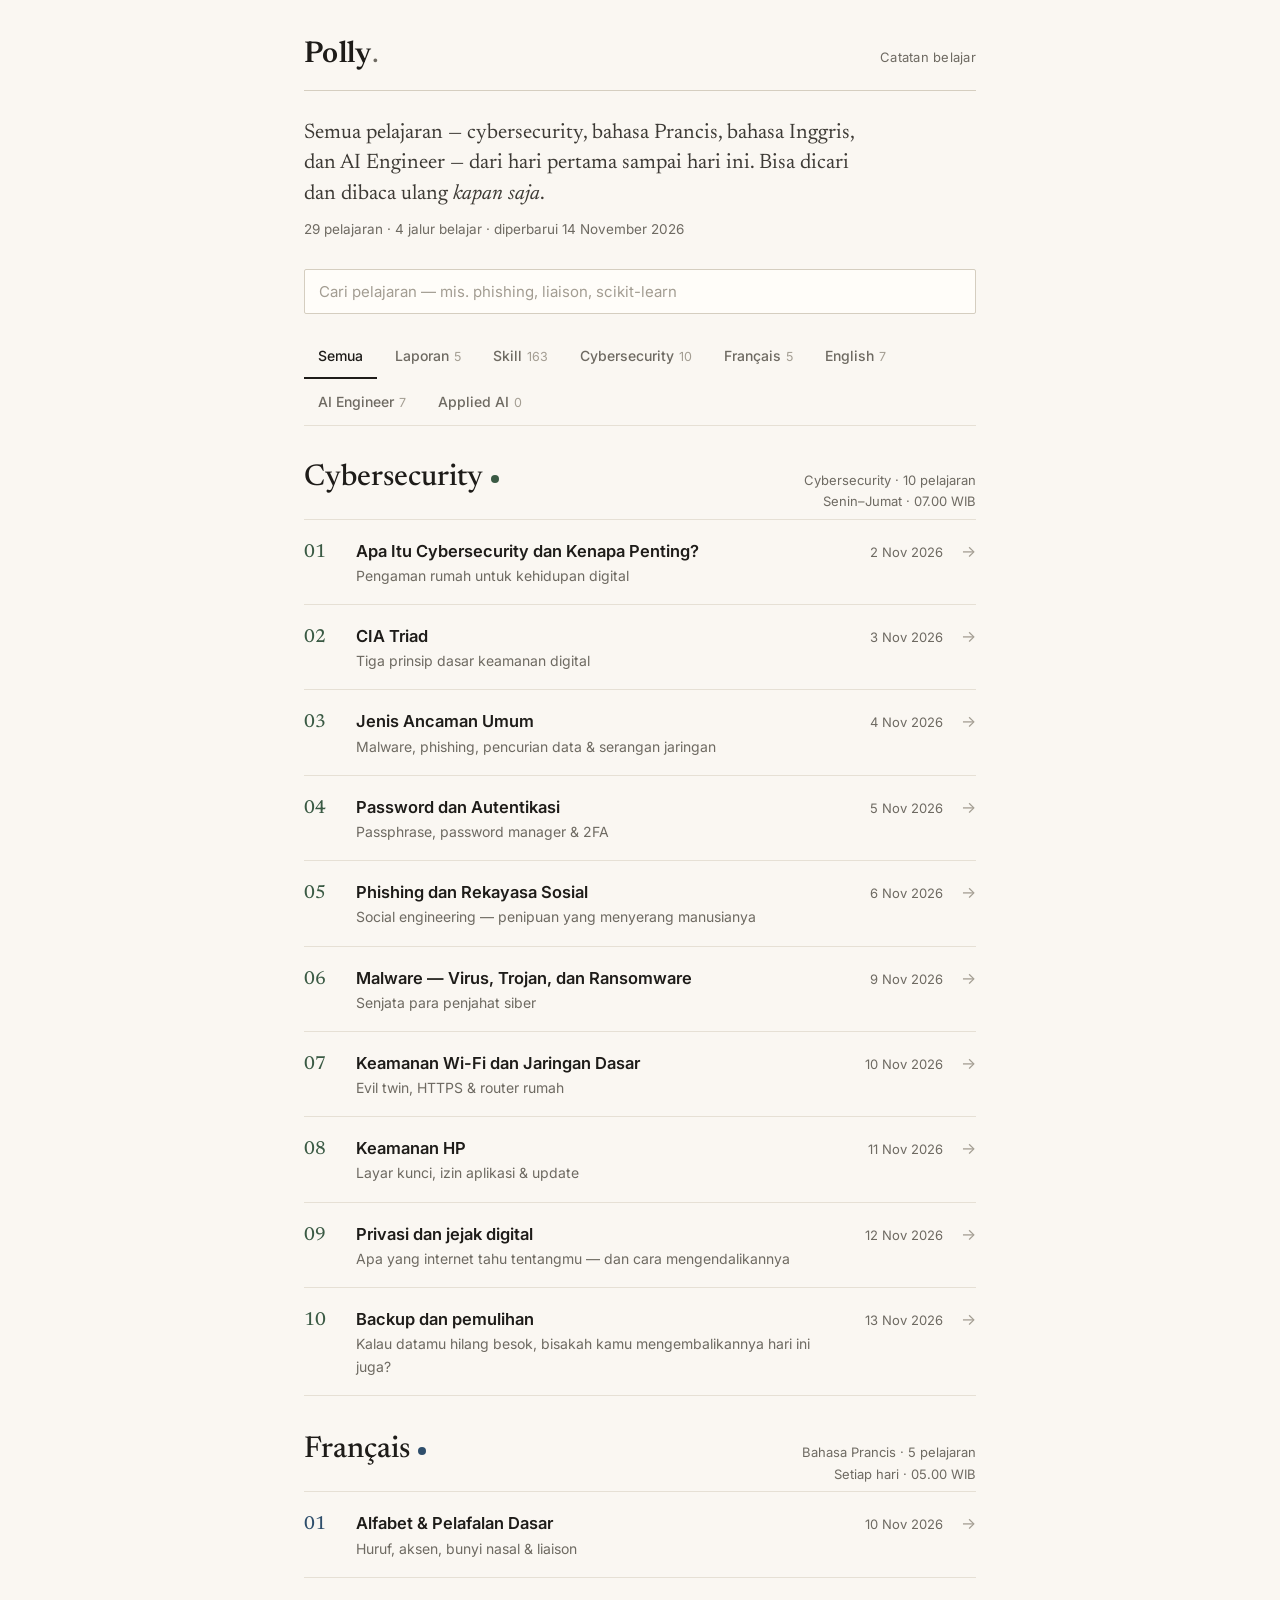
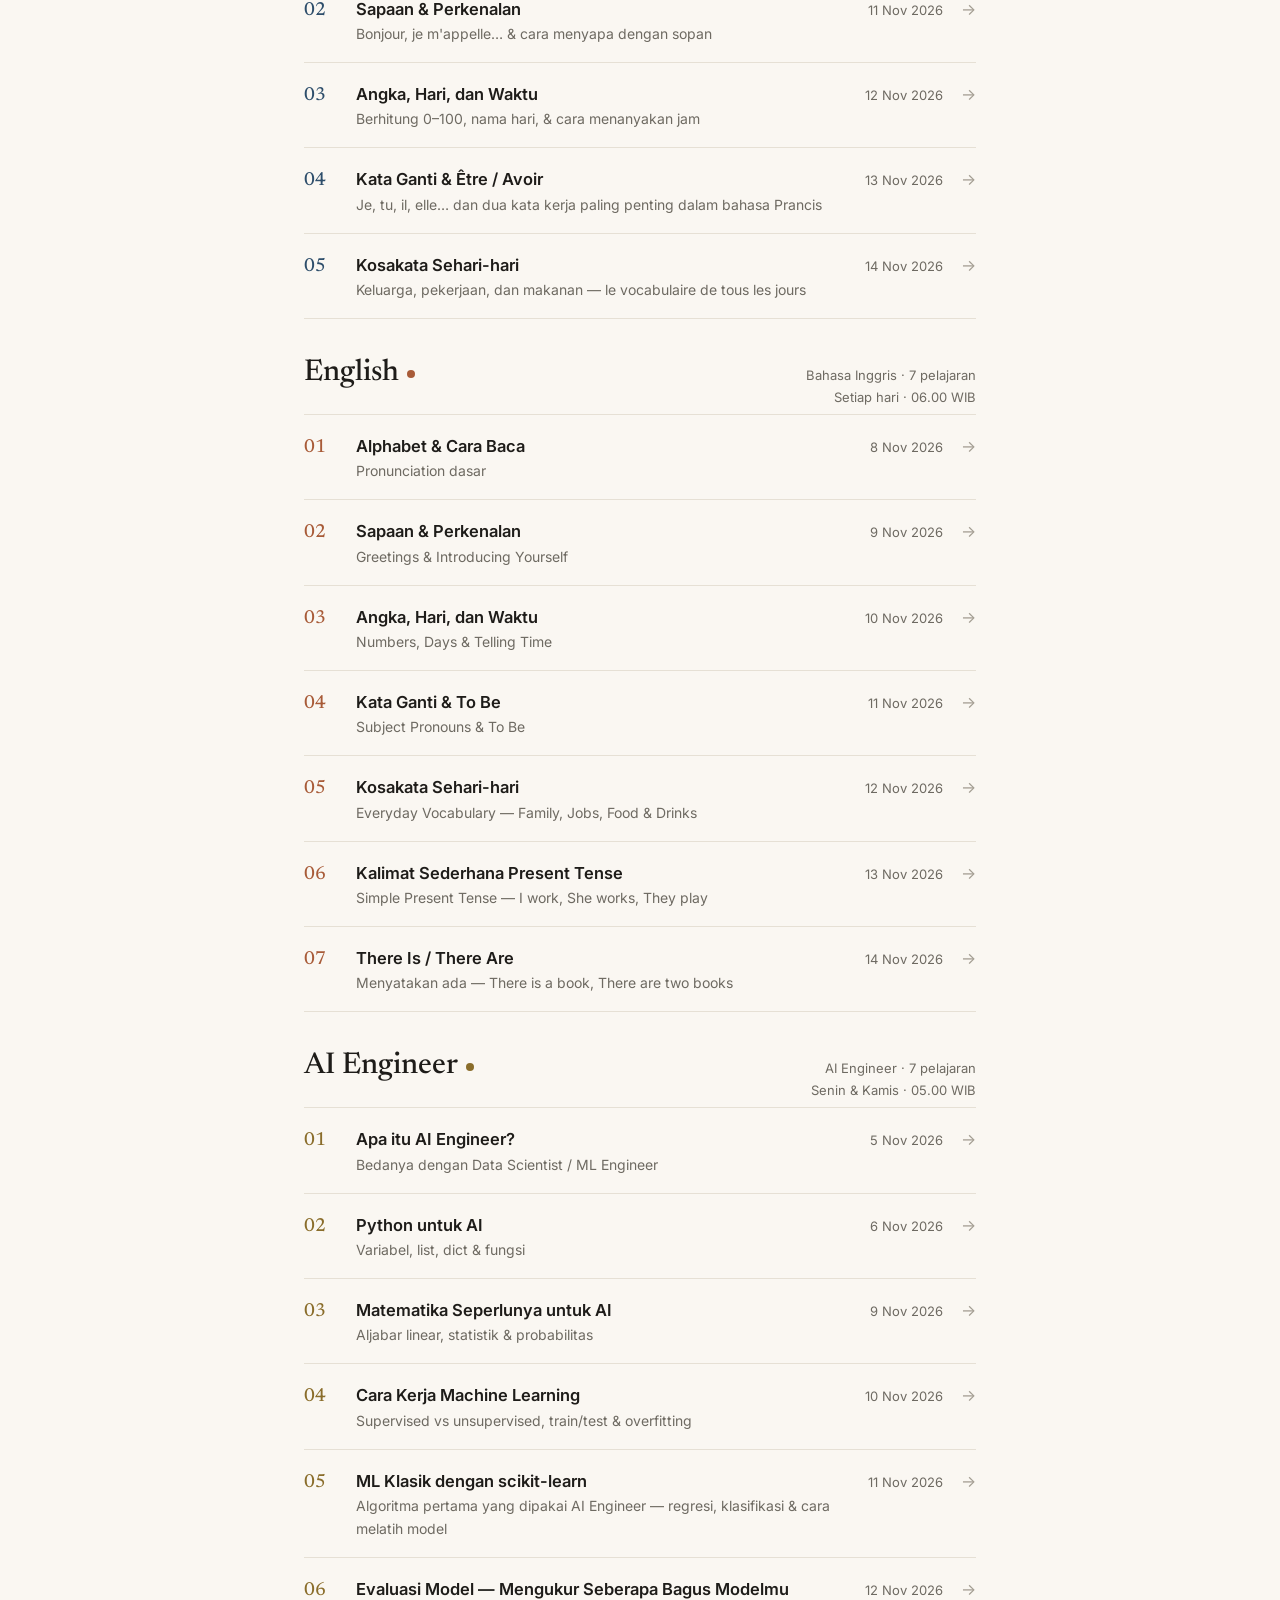
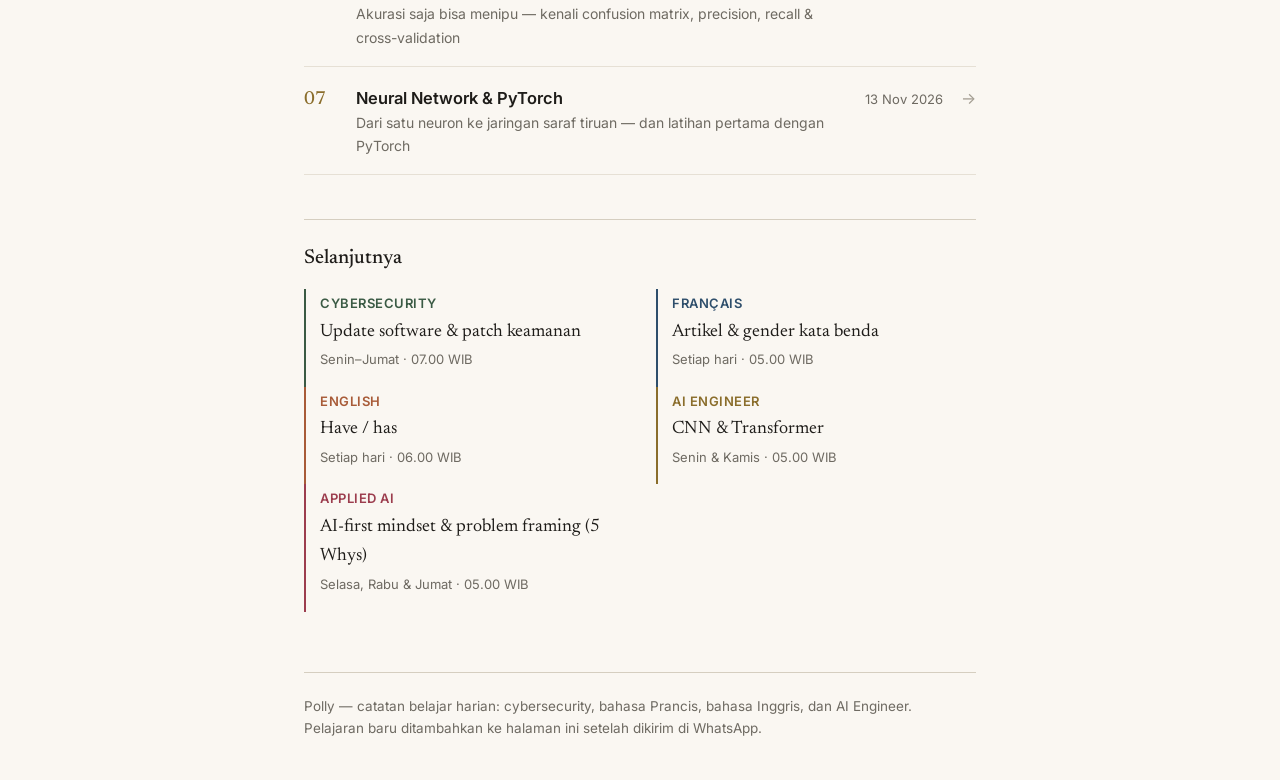
<file: index.html>
<!doctype html>
<html lang="id">
  <head>
    <meta charset="UTF-8" />
    <link rel="icon" type="image/svg+xml" href="./favicon.svg" />
    <meta name="viewport" content="width=device-width, initial-scale=1.0" />
    <title>Polly — Catatan Belajar</title>
    <meta
      name="description"
      content="Catatan pelajaran cybersecurity, bahasa Prancis, bahasa Inggris, dan AI Engineer — satu pelajaran setiap hari. Cari dan baca ulang pelajaran yang lalu."
    />
    <link rel="preconnect" href="https://fonts.googleapis.com" />
    <link rel="preconnect" href="https://fonts.gstatic.com" crossorigin />
    <link
      href="https://fonts.googleapis.com/css2?family=Inter:wght@400;500;600&family=Newsreader:ital,opsz,wght@0,6..72,400;0,6..72,500;0,6..72,600;1,6..72,400;1,6..72,500&display=swap"
      rel="stylesheet"
    />
    <script type="module" crossorigin src="./assets/index-C503YPgZ.js"></script>
    <link rel="stylesheet" crossorigin href="./assets/index-Dp7yEjus.css">
  </head>
  <body>
    <div id="app"></div>
  </body>
</html>
</file>
<file: assets/index-Dp7yEjus.css>
:root{--paper: #faf7f2;--paper-deep: #f3efe7;--card: #fffdf9;--ink: #1e1c19;--ink-soft: #3d3a35;--muted: #6e6a62;--faint: #a39d92;--hairline: #e6e0d5;--hairline-strong: #d5cec0;--serif: "Newsreader", Georgia, "Times New Roman", serif;--sans: "Inter", -apple-system, "Segoe UI", sans-serif}*{box-sizing:border-box}html{-webkit-text-size-adjust:100%}body{margin:0;background:var(--paper);color:var(--ink);font-family:var(--sans);font-size:16px;line-height:1.65;-webkit-font-smoothing:antialiased}a{color:inherit;text-decoration:none}::selection{background:#e9e2d3}.wrap{max-width:720px;margin:0 auto;padding:0 24px}.site-header{padding:40px 0 0}.site-header .top{display:flex;align-items:baseline;justify-content:space-between;gap:16px;padding-bottom:20px;border-bottom:1px solid var(--hairline-strong)}.wordmark{font-family:var(--serif);font-weight:600;font-size:30px;letter-spacing:.01em;line-height:1}.wordmark span{color:var(--muted);font-weight:400}.site-tag{font-size:13px;color:var(--muted);letter-spacing:.02em}.intro{font-family:var(--serif);font-size:21px;line-height:1.45;font-weight:400;color:var(--ink-soft);margin:28px 0 8px;max-width:560px}.intro em{font-style:italic}.count-line{font-size:13.5px;color:var(--muted);margin:0 0 28px}.search{width:100%;padding:12px 14px;font-family:var(--sans);font-size:15px;color:var(--ink);background:var(--card);border:1px solid var(--hairline-strong);border-radius:2px;outline:none;margin-bottom:8px}.search::placeholder{color:var(--faint)}.search:focus{border-color:var(--ink)}.tabs{display:flex;flex-wrap:wrap;gap:4px;margin:14px 0 8px;border-bottom:1px solid var(--hairline)}.tab{-webkit-appearance:none;-moz-appearance:none;appearance:none;background:none;border:0;border-bottom:2px solid transparent;margin-bottom:-1px;padding:8px 14px 10px;font-family:var(--sans);font-size:14px;font-weight:500;color:var(--muted);cursor:pointer}.tab:hover{color:var(--ink)}.tab.active{color:var(--ink);border-bottom-color:var(--ink)}.tab .n{font-weight:400;color:var(--faint);font-size:12.5px;margin-left:5px}.lang-section{padding:26px 0 10px}.lang-head{display:flex;align-items:baseline;justify-content:space-between;gap:16px;margin-bottom:6px}.lang-head h2{font-family:var(--serif);font-size:30px;font-weight:500;line-height:1.2;margin:0}.lang-head h2 .accent-dot{display:inline-block;width:8px;height:8px;border-radius:50%;margin-left:8px;vertical-align:2px}.lang-meta{font-size:13px;color:var(--muted);text-align:right;white-space:nowrap}.lesson-row{display:flex;align-items:baseline;gap:18px;padding:17px 0;border-top:1px solid var(--hairline);cursor:pointer}.lesson-row:last-child{border-bottom:1px solid var(--hairline)}.lesson-row .num{font-family:var(--serif);font-size:19px;font-weight:500;width:34px;flex:none}.lesson-row .main{flex:1;min-width:0}.lesson-row .title{display:block;font-size:16.5px;font-weight:600;line-height:1.35}.lesson-row .sub{display:block;font-size:14px;color:var(--muted);margin-top:2px}.lesson-row .date{font-size:13px;color:var(--muted);white-space:nowrap}.lesson-row .arrow{color:var(--faint);font-size:16px;transition:transform .15s ease,color .15s ease}.lesson-row:hover .title{text-decoration:underline;text-underline-offset:3px;text-decoration-thickness:1px}.lesson-row:hover .arrow{transform:translate(3px);color:var(--ink)}.empty{padding:36px 0;color:var(--muted);font-size:15px;border-top:1px solid var(--hairline)}.laporan-intro{font-size:15px;color:var(--muted);margin:0 0 8px;max-width:560px}.skill-group{font-family:var(--serif);font-size:22px;font-weight:500;margin:30px 0 4px;padding-top:20px;border-top:1px solid var(--hairline)}.skill-group .skill-count{font-family:var(--sans);font-size:13px;font-weight:600;color:var(--muted);margin-left:6px;vertical-align:2px}.skill-intro{font-size:14.5px;color:var(--muted);margin:0 0 10px;max-width:560px}.skill-row{display:flex;gap:18px;padding:10px 0;border-top:1px solid var(--hairline)}.skill-row:last-child{border-bottom:1px solid var(--hairline)}.skill-row .skill-name{flex:0 0 168px;font-size:15px;font-weight:700;overflow-wrap:anywhere}.skill-row .skill-desc{flex:1;min-width:0;font-size:15px;color:var(--ink-soft)}.next-block{margin:34px 0 8px;padding:22px 0 4px;border-top:1px solid var(--hairline-strong)}.next-block h3{font-family:var(--serif);font-size:20px;font-weight:500;margin:0 0 14px}.next-grid{display:grid;grid-template-columns:1fr 1fr;gap:0 32px}.next-item{padding:4px 0 16px 14px;border-left:2px solid var(--hairline-strong)}.next-item .lang-name{font-size:13px;font-weight:600;letter-spacing:.04em;text-transform:uppercase}.next-item .topic{font-family:var(--serif);font-size:18px;margin-top:3px}.next-item .when{font-size:13px;color:var(--muted);margin-top:2px}.back-link{display:inline-block;font-size:14px;color:var(--muted);margin:32px 0 26px}.back-link:hover{color:var(--ink)}.eyebrow{font-size:12.5px;font-weight:600;letter-spacing:.08em;text-transform:uppercase;margin:0 0 10px}.lesson-title{font-family:var(--serif);font-size:40px;font-weight:600;line-height:1.15;letter-spacing:-.01em;margin:0 0 8px}.lesson-subtitle{font-size:17px;color:var(--muted);margin:0 0 6px}.lesson-meta{font-size:13.5px;color:var(--muted);padding-bottom:24px;margin:0 0 8px;border-bottom:1px solid var(--hairline-strong)}.lesson-body{font-size:16.5px;line-height:1.7;color:var(--ink-soft)}.lesson-body p{margin:0 0 16px}.lesson-body strong{color:var(--ink);font-weight:600}.lesson-body em{font-family:var(--serif);font-style:italic;font-size:1.04em}.lesson-body h2{font-family:var(--serif);font-size:25px;font-weight:500;line-height:1.3;color:var(--ink);margin:44px 0 14px;padding-top:22px;border-top:1px solid var(--hairline)}.lesson-body ul,.lesson-body ol{margin:0 0 18px;padding-left:22px}.lesson-body li{margin-bottom:7px}.lesson-body li::marker{color:var(--faint)}.lesson-body table{width:100%;border-collapse:collapse;margin:6px 0 20px;font-size:15px}.lesson-body th{text-align:left;font-size:12px;font-weight:600;letter-spacing:.06em;text-transform:uppercase;color:var(--muted);padding:8px 10px 8px 0;border-bottom:1px solid var(--hairline-strong)}.lesson-body td{padding:8px 10px 8px 0;border-bottom:1px solid var(--hairline);vertical-align:top}.lesson-body td:last-child,.lesson-body th:last-child{padding-right:0}.lesson-body blockquote{margin:4px 0 20px;padding:2px 0 2px 18px;border-left:2px solid var(--hairline-strong);color:var(--ink-soft)}.lesson-body blockquote p{margin:0 0 6px}.lesson-body blockquote p:last-child{margin-bottom:0}.lesson-body code{font-family:ui-monospace,SF Mono,Cascadia Code,Menlo,Consolas,monospace;font-size:.86em;background:var(--paper-deep);padding:2px 5px;border-radius:3px;color:var(--ink)}.lesson-body pre{background:var(--paper-deep);border:1px solid var(--hairline);border-radius:3px;padding:16px 18px;margin:4px 0 20px;overflow-x:auto}.lesson-body pre code{background:none;padding:0;font-size:13.5px;line-height:1.6}.lesson-nav{display:flex;justify-content:space-between;gap:24px;margin:48px 0 8px;padding-top:22px;border-top:1px solid var(--hairline-strong)}.lesson-nav a{font-size:14.5px;line-height:1.5;max-width:46%}.lesson-nav a:hover .nav-title{text-decoration:underline;text-underline-offset:3px}.lesson-nav .nav-label{display:block;font-size:12px;letter-spacing:.06em;text-transform:uppercase;color:var(--muted);margin-bottom:3px}.lesson-nav .next-link{text-align:right;margin-left:auto}.lesson-nav .nav-title{font-weight:600}.site-footer{margin-top:56px;padding:22px 0 40px;border-top:1px solid var(--hairline-strong);font-size:13.5px;color:var(--muted);line-height:1.7}.site-footer p{margin:0}@media(max-width:640px){.site-header{padding-top:28px}.wordmark{font-size:26px}.site-tag{display:none}.intro{font-size:19px;margin-top:22px}.lesson-title{font-size:32px}.lesson-row{flex-wrap:wrap;gap:4px 12px}.lesson-row .num{width:28px}.lesson-row .date{order:3;margin-left:40px}.lesson-row .arrow{display:none}.skill-row{flex-direction:column;gap:2px}.skill-row .skill-name{flex:none}.next-grid{grid-template-columns:1fr}.lesson-nav a{max-width:48%}}
</file>
